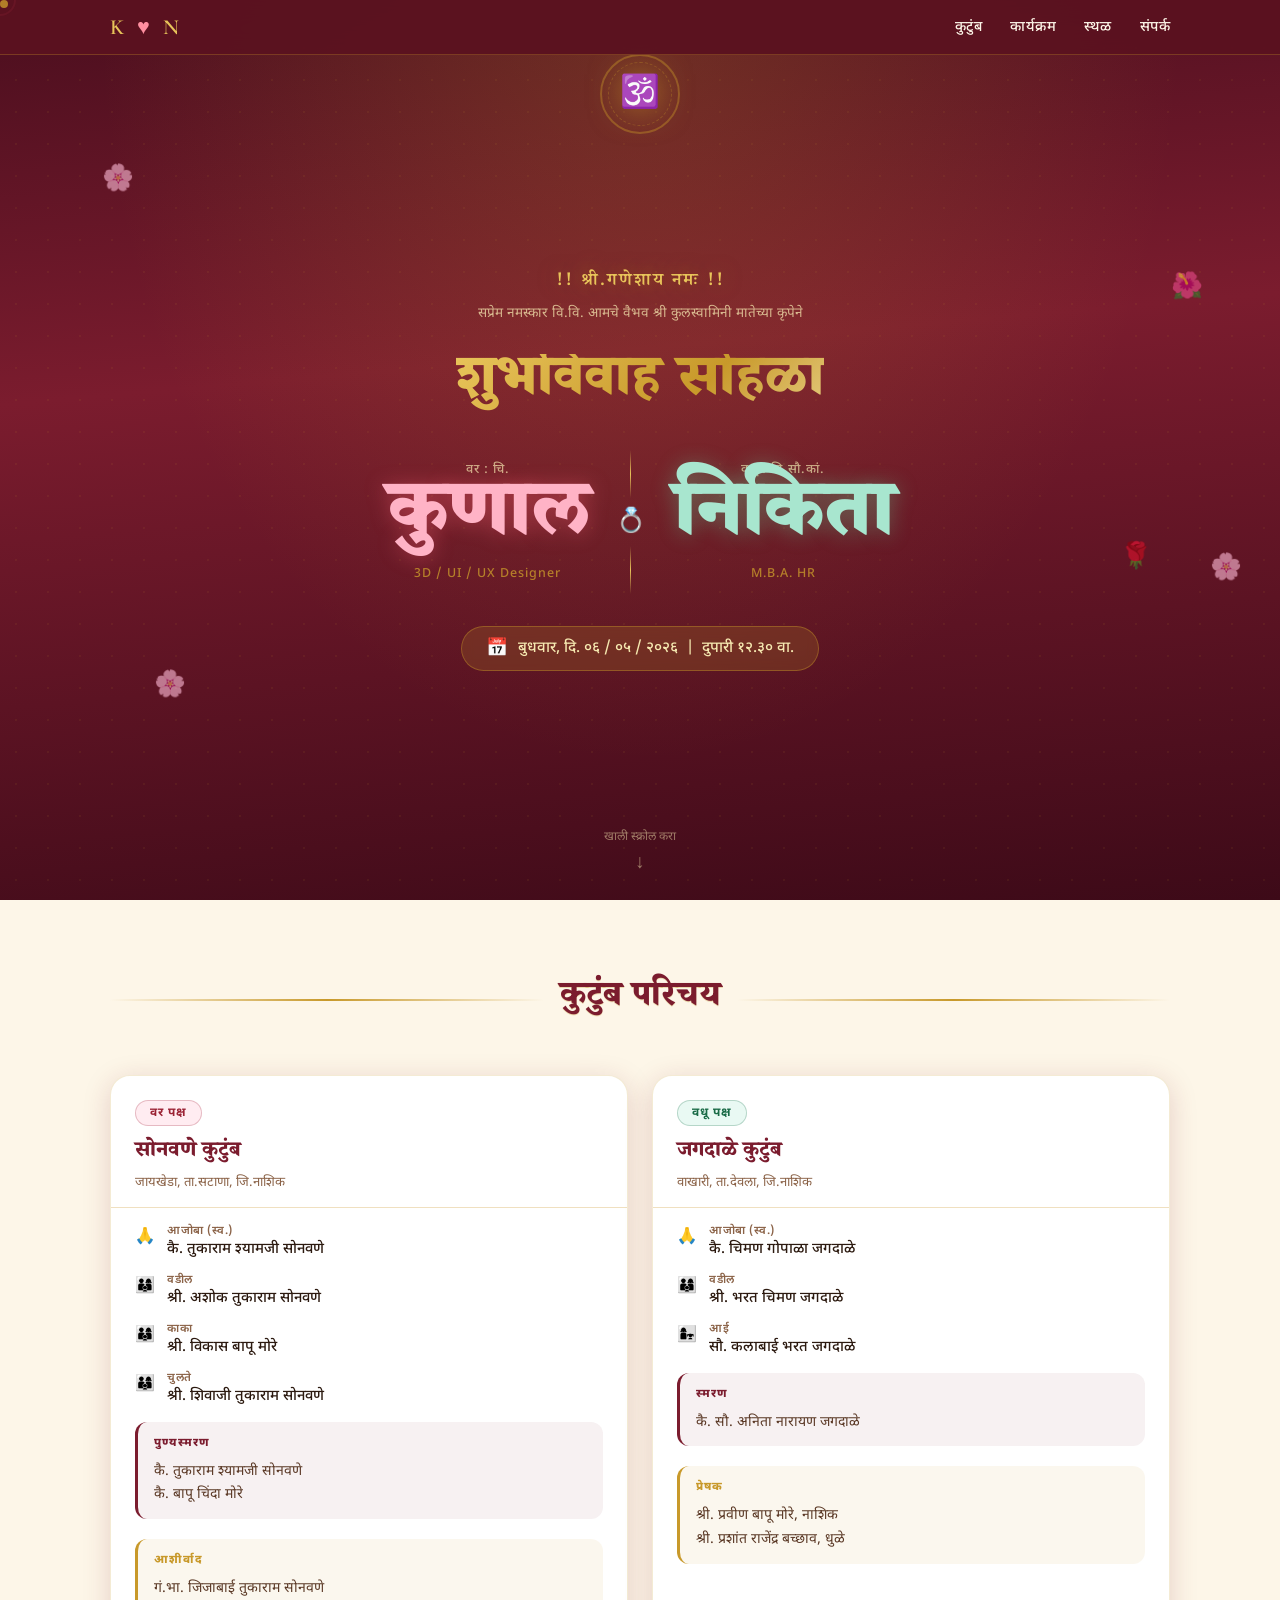
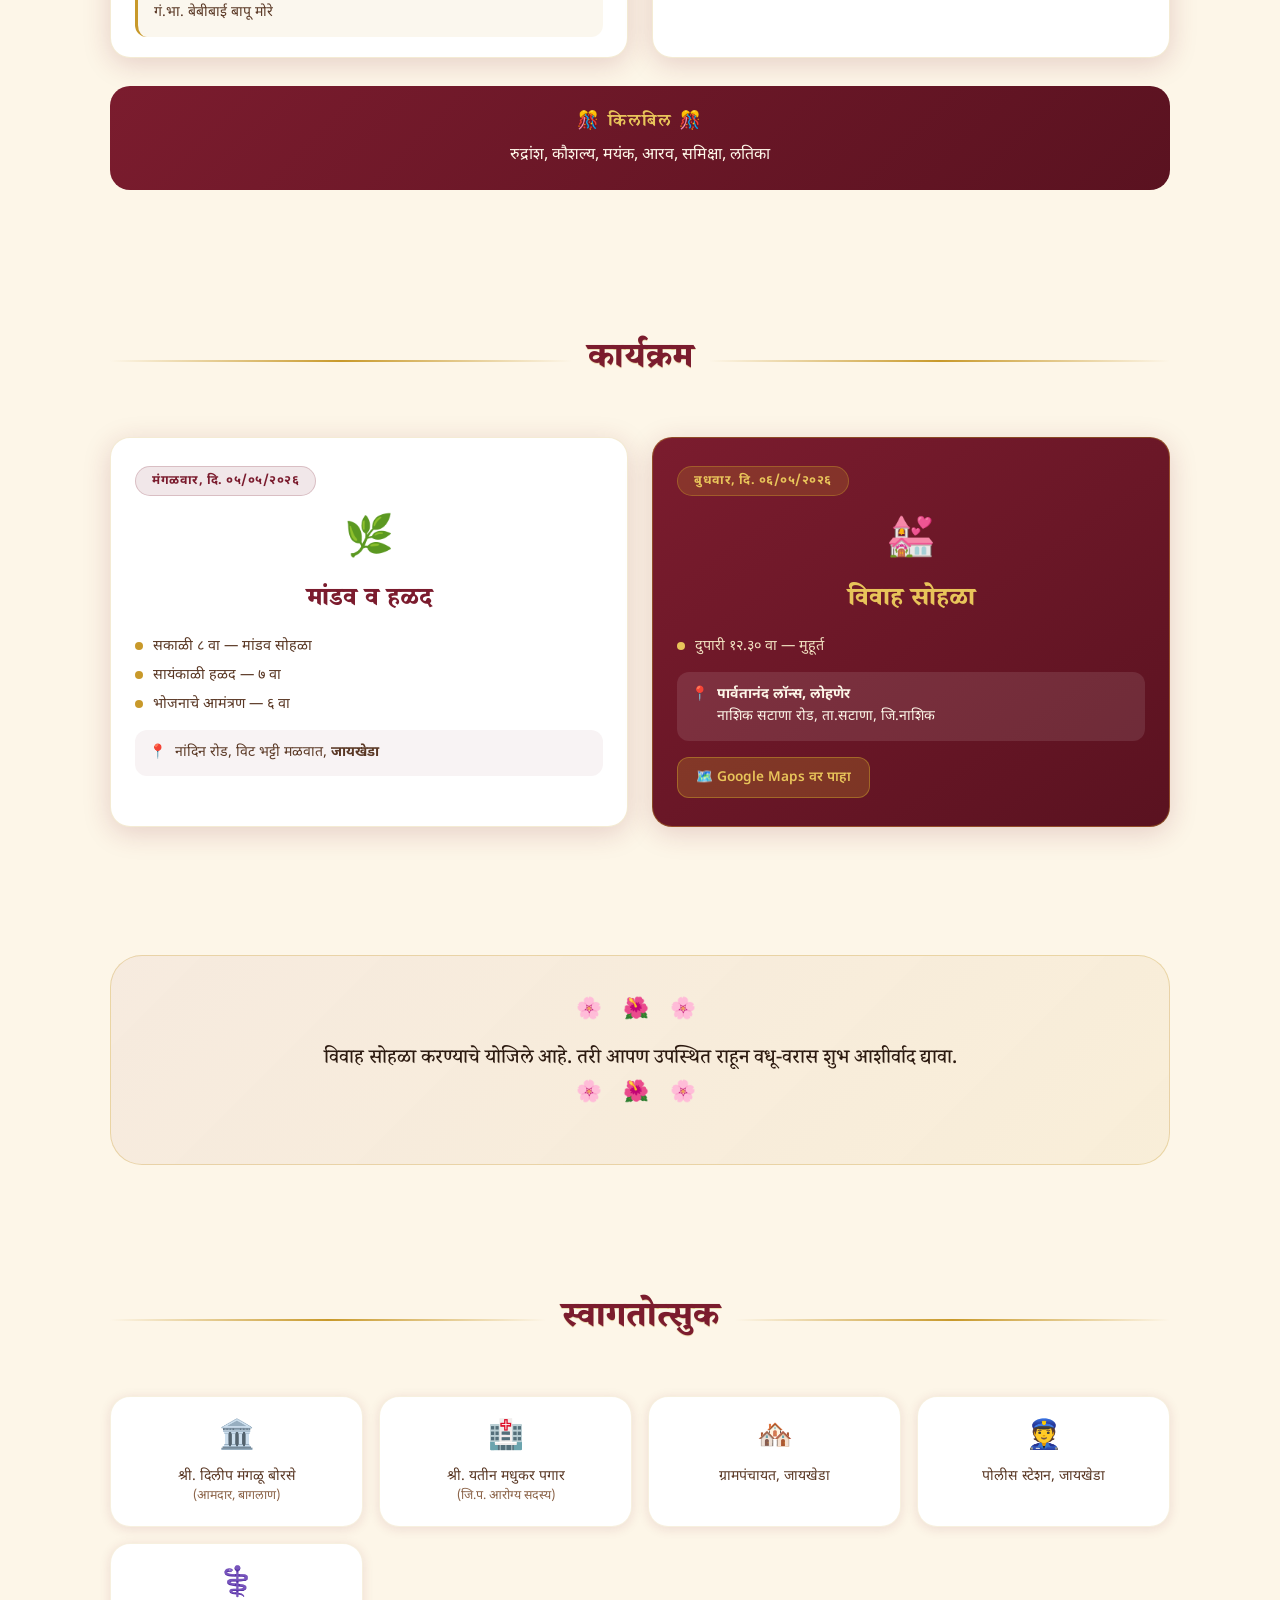
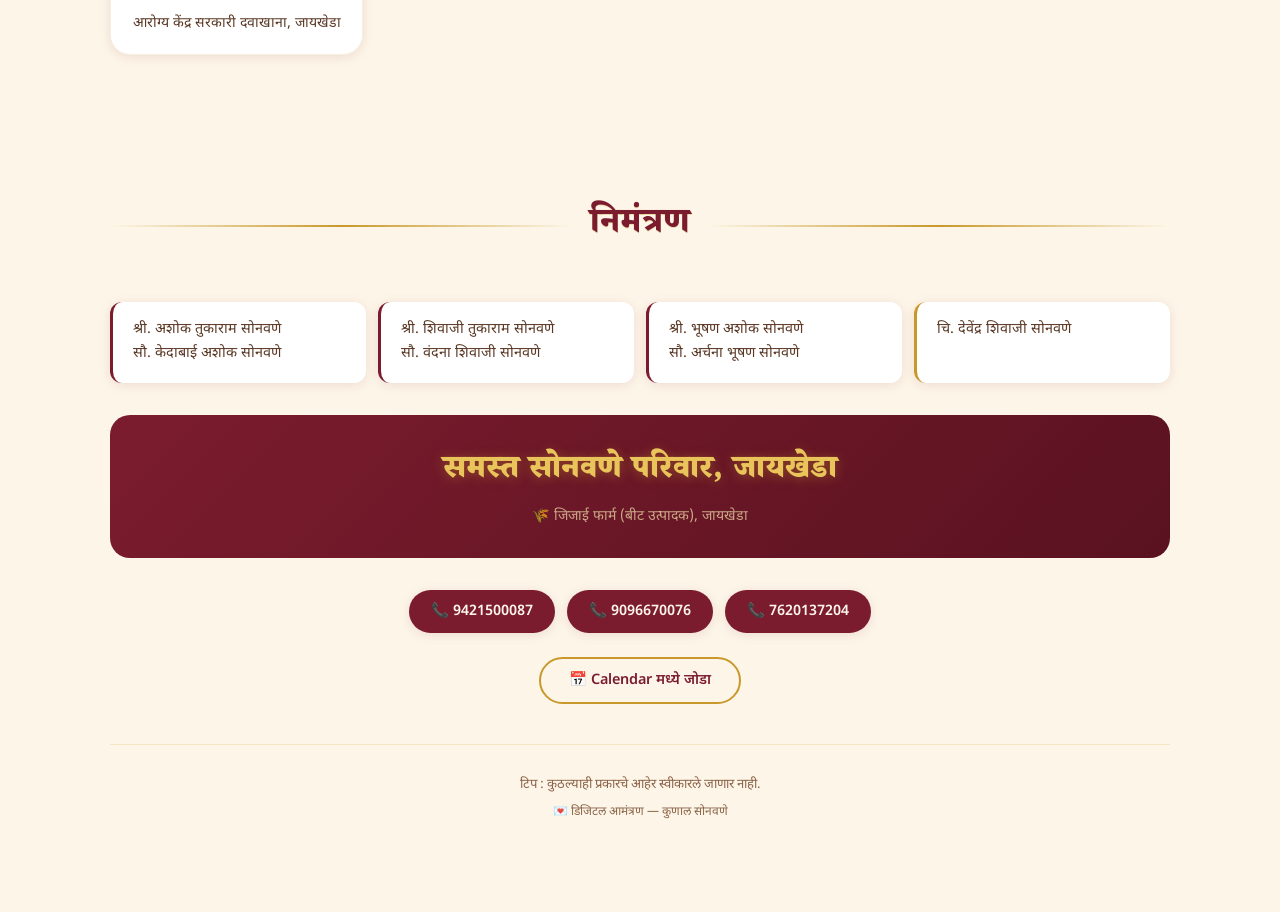
<file:  index.html>
<!DOCTYPE html>
<html lang="mr">
<head>
  <meta charset="UTF-8" />
  <meta name="viewport" content="width=device-width, initial-scale=1.0" />
  <title>कुणाल & निकिता | शुभविवाह सोहळा</title>
  <link rel="preconnect" href="https://fonts.googleapis.com" />
  <link rel="preconnect" href="https://fonts.gstatic.com" crossorigin />
  <link href="https://fonts.googleapis.com/css2?family=Noto+Sans+Devanagari:wght@300;400;500;600;700;800;900&family=Noto+Serif+Devanagari:wght@400;500;600;700;800;900&family=Cormorant+Garamond:ital,wght@0,400;0,500;0,600;1,400;1,500&display=swap" rel="stylesheet" />
  <link rel="stylesheet" href="style.css" />
</head>
<body>

  <!-- Sticky Nav -->
  <nav class="navbar" id="navbar">
    <div class="nav-inner">
      <span class="nav-brand">K <span class="nav-amp">♥</span> N</span>
      <ul class="nav-links">
        <li><a href="#family">कुटुंब</a></li>
        <li><a href="#events">कार्यक्रम</a></li>
        <li><a href="#venue">स्थळ</a></li>
        <li><a href="#contact">संपर्क</a></li>
      </ul>
      <button class="nav-toggle" id="navToggle" aria-label="Toggle menu">
        <span></span><span></span><span></span>
      </button>
    </div>
    <ul class="nav-mobile" id="navMobile">
      <li><a href="#family">कुटुंब</a></li>
      <li><a href="#events">कार्यक्रम</a></li>
      <li><a href="#venue">स्थळ</a></li>
      <li><a href="#contact">संपर्क</a></li>
    </ul>
  </nav>

  <!-- ========== HERO ========== -->
  <header class="hero" id="hero">
    <div class="hero-bg-pattern"></div>
    <div class="hero-top-ornament">
      <div class="mandala-ring"></div>
      <div class="ganesh-icon">🕉️</div>
    </div>

    <div class="hero-content">
      <p class="hero-blessing animate-fade-up delay-1">!! श्री.गणेशाय नमः !!</p>
      <p class="hero-sub animate-fade-up delay-2">सप्रेम नमस्कार वि.वि. आमचे वैभव श्री कुलस्वामिनी मातेच्या कृपेने</p>

      <div class="hero-title-wrap animate-zoom delay-2">
        <div class="title-label">शुभविवाह सोहळा</div>
      </div>

      <div class="hero-names animate-fade-up delay-3">
        <div class="groom-block">
          <span class="name-tag">वर : चि.</span>
          <h1 class="groom-name">कुणाल</h1>
          <span class="name-sub">3D / UI / UX Designer</span>
        </div>

        <div class="names-divider">
          <div class="divider-line"></div>
          <div class="divider-icon">💍</div>
          <div class="divider-line"></div>
        </div>

        <div class="bride-block">
          <span class="name-tag">वधू : चि.सौ.कां.</span>
          <h1 class="bride-name">निकिता</h1>
          <span class="name-sub">M.B.A. HR</span>
        </div>
      </div>

      <div class="hero-date-pill animate-fade-up delay-4">
        <span class="date-icon">📅</span>
        <span>बुधवार, दि. ०६ / ०५ / २०२६ &nbsp;|&nbsp; दुपारी १२.३० वा.</span>
      </div>
    </div>

    <div class="hero-scroll-hint">
      <span>खाली स्क्रोल करा</span>
      <div class="scroll-arrow">↓</div>
    </div>

    <!-- decorative petals -->
    <div class="petal p1">🌸</div>
    <div class="petal p2">🌺</div>
    <div class="petal p3">🌸</div>
    <div class="petal p4">🌹</div>
    <div class="petal p5">🌸</div>
  </header>

  <!-- ========== FAMILY ========== -->
  <section class="section family-section" id="family">
    <div class="section-header">
      <div class="ornament-line"></div>
      <h2 class="section-title">कुटुंब परिचय</h2>
      <div class="ornament-line"></div>
    </div>

    <div class="family-grid">
      <!-- Groom Side -->
      <div class="family-card groom-card reveal">
        <div class="family-card-header">
          <div class="family-badge groom-badge">वर पक्ष</div>
          <h3>सोनवणे कुटुंब</h3>
          <p class="family-village">जायखेडा, ता.सटाणा, जि.नाशिक</p>
        </div>
        <div class="family-detail-list">
          <div class="family-detail-item">
            <span class="detail-icon">🙏</span>
            <div>
              <p class="detail-label">आजोबा (स्व.)</p>
              <p class="detail-value">कै. तुकाराम श्यामजी सोनवणे</p>
            </div>
          </div>
          <div class="family-detail-item">
            <span class="detail-icon">👨‍👩‍👦</span>
            <div>
              <p class="detail-label">वडील</p>
              <p class="detail-value">श्री. अशोक तुकाराम सोनवणे</p>
            </div>
          </div>
          <div class="family-detail-item">
            <span class="detail-icon">👨‍👩‍👦</span>
            <div>
              <p class="detail-label">काका</p>
              <p class="detail-value">श्री. विकास बापू मोरे</p>
            </div>
          </div>
          <div class="family-detail-item">
            <span class="detail-icon">👨‍👩‍👦</span>
            <div>
              <p class="detail-label">चुलते</p>
              <p class="detail-value">श्री. शिवाजी तुकाराम सोनवणे</p>
            </div>
          </div>
        </div>
        <div class="family-remembrance">
          <div class="remembrance-label">पुण्यस्मरण</div>
          <p>कै. तुकाराम श्यामजी सोनवणे</p>
          <p>कै. बापू चिंदा मोरे</p>
        </div>
        <div class="family-blessings">
          <div class="blessings-label">आशीर्वाद</div>
          <p>गं.भा. जिजाबाई तुकाराम सोनवणे</p>
          <p>गं.भा. बेबीबाई बापू मोरे</p>
        </div>
      </div>

      <!-- Bride Side -->
      <div class="family-card bride-card reveal">
        <div class="family-card-header">
          <div class="family-badge bride-badge">वधू पक्ष</div>
          <h3>जगदाळे कुटुंब</h3>
          <p class="family-village">वाखारी, ता.देवला, जि.नाशिक</p>
        </div>
        <div class="family-detail-list">
          <div class="family-detail-item">
            <span class="detail-icon">🙏</span>
            <div>
              <p class="detail-label">आजोबा (स्व.)</p>
              <p class="detail-value">कै. चिमण गोपाळा जगदाळे</p>
            </div>
          </div>
          <div class="family-detail-item">
            <span class="detail-icon">👨‍👩‍👦</span>
            <div>
              <p class="detail-label">वडील</p>
              <p class="detail-value">श्री. भरत चिमण जगदाळे</p>
            </div>
          </div>
          <div class="family-detail-item">
            <span class="detail-icon">👩‍👧</span>
            <div>
              <p class="detail-label">आई</p>
              <p class="detail-value">सौ. कलाबाई भरत जगदाळे</p>
            </div>
          </div>
        </div>
        <div class="family-remembrance">
          <div class="remembrance-label">स्मरण</div>
          <p>कै. सौ. अनिता नारायण जगदाळे</p>
        </div>
        <div class="family-blessings">
          <div class="blessings-label">प्रेषक</div>
          <p>श्री. प्रवीण बापू मोरे, नाशिक</p>
          <p>श्री. प्रशांत राजेंद्र बच्छाव, धुळे</p>
        </div>
      </div>
    </div>

    <!-- Kilibil / Kids -->
    <div class="kilibil-section reveal">
      <div class="kilibil-inner">
        <div class="kilibil-label">🎊 किलबिल 🎊</div>
        <p>रुद्रांश, कौशल्य, मयंक, आरव, समिक्षा, लतिका</p>
      </div>
    </div>
  </section>

  <!-- ========== EVENTS ========== -->
  <section class="section events-section" id="events">
    <div class="section-header">
      <div class="ornament-line"></div>
      <h2 class="section-title">कार्यक्रम</h2>
      <div class="ornament-line"></div>
    </div>

    <div class="events-grid">
      <!-- Haldi & Mandav -->
      <div class="event-card pre-event reveal">
        <div class="event-date-badge">मंगळवार, दि. ०५/०५/२०२६</div>
        <div class="event-icon-big">🌿</div>
        <h3 class="event-name">मांडव व हळद</h3>
        <div class="event-times">
          <div class="event-time-item">
            <span class="time-dot"></span>
            <span>सकाळी ८ वा — मांडव सोहळा</span>
          </div>
          <div class="event-time-item">
            <span class="time-dot"></span>
            <span>सायंकाळी हळद — ७ वा</span>
          </div>
          <div class="event-time-item">
            <span class="time-dot"></span>
            <span>भोजनाचे आमंत्रण — ६ वा</span>
          </div>
        </div>
        <div class="event-venue-mini">
          <span>📍</span>
          <span>नांदिन रोड, विट भट्टी मळवात, <strong>जायखेडा</strong></span>
        </div>
      </div>

      <!-- Main Wedding -->
      <div class="event-card main-event reveal">
        <div class="event-date-badge main-badge">बुधवार, दि. ०६/०५/२०२६</div>
        <div class="event-icon-big">💒</div>
        <h3 class="event-name">विवाह सोहळा</h3>
        <div class="event-times">
          <div class="event-time-item">
            <span class="time-dot main-dot"></span>
            <span>दुपारी १२.३० वा — मुहूर्त</span>
          </div>
        </div>
        <div class="event-venue-mini">
          <span>📍</span>
          <div>
            <strong>पार्वतानंद लॉन्स, लोहणेर</strong><br />
            नाशिक सटाणा रोड, ता.सटाणा, जि.नाशिक
          </div>
        </div>
        <a href="https://maps.google.com?q=Parvatanad+Lawns+Lohaner+Satana+Nashik" target="_blank" class="map-btn">
          🗺️ Google Maps वर पाहा
        </a>
      </div>
    </div>
  </section>

  <!-- ========== INVITATION MESSAGE ========== -->
  <section class="section invite-section">
    <div class="invite-inner reveal">
      <div class="invite-floral">🌸 🌺 🌸</div>
      <blockquote class="invite-message">
        विवाह सोहळा करण्याचे योजिले आहे. तरी आपण उपस्थित राहून वधू-वरास शुभ आशीर्वाद द्यावा.
      </blockquote>
      <div class="invite-floral">🌸 🌺 🌸</div>
    </div>
  </section>

  <!-- ========== WELCOME / SWAGAT ========== -->
  <section class="section swagat-section" id="venue">
    <div class="section-header">
      <div class="ornament-line"></div>
      <h2 class="section-title">स्वागतोत्सुक</h2>
      <div class="ornament-line"></div>
    </div>
    <div class="swagat-grid reveal">
      <div class="swagat-item">
        <span class="swagat-icon">🏛️</span>
        <p>श्री. दिलीप मंगळू बोरसे <span class="swagat-role">(आमदार, बागलाण)</span></p>
      </div>
      <div class="swagat-item">
        <span class="swagat-icon">🏥</span>
        <p>श्री. यतीन मधुकर पगार <span class="swagat-role">(जि.प. आरोग्य सदस्य)</span></p>
      </div>
      <div class="swagat-item">
        <span class="swagat-icon">🏘️</span>
        <p>ग्रामपंचायत, जायखेडा</p>
      </div>
      <div class="swagat-item">
        <span class="swagat-icon">👮</span>
        <p>पोलीस स्टेशन, जायखेडा</p>
      </div>
      <div class="swagat-item">
        <span class="swagat-icon">⚕️</span>
        <p>आरोग्य केंद्र सरकारी दवाखाना, जायखेडा</p>
      </div>
    </div>
  </section>

  <!-- ========== CONTACT / FOOTER ========== -->
  <section class="section contact-section" id="contact">
    <div class="section-header">
      <div class="ornament-line"></div>
      <h2 class="section-title">निमंत्रण</h2>
      <div class="ornament-line"></div>
    </div>

    <div class="invite-names-grid reveal">
      <div class="invite-name-pair">
        <p>श्री. अशोक तुकाराम सोनवणे</p>
        <p>सौ. केदाबाई अशोक सोनवणे</p>
      </div>
      <div class="invite-name-pair">
        <p>श्री. शिवाजी तुकाराम सोनवणे</p>
        <p>सौ. वंदना शिवाजी सोनवणे</p>
      </div>
      <div class="invite-name-pair">
        <p>श्री. भूषण अशोक सोनवणे</p>
        <p>सौ. अर्चना भूषण सोनवणे</p>
      </div>
      <div class="invite-name-pair center-item">
        <p>चि. देवेंद्र शिवाजी सोनवणे</p>
      </div>
    </div>

    <div class="family-closing reveal">
      <h3>समस्त सोनवणे परिवार, जायखेडा</h3>
      <p class="farm-tag">🌾 जिजाई फार्म (बीट उत्पादक), जायखेडा</p>
    </div>

    <div class="contact-phones reveal">
      <a href="tel:9421500087" class="phone-btn">📞 9421500087</a>
      <a href="tel:9096670076" class="phone-btn">📞 9096670076</a>
      <a href="tel:7620137204" class="phone-btn">📞 7620137204</a>
    </div>

    <div class="add-cal-wrap reveal">
      <a href="https://calendar.google.com/calendar/render?action=TEMPLATE&text=Kunal+%26+Nikita+Wedding&dates=20260506T070000Z/20260506T110000Z&details=Shubh+Vivah+Sohala&location=Parvatanad+Lawns+Lohaner+Satana+Nashik"
         target="_blank" class="cal-btn">
        📅 Calendar मध्ये जोडा
      </a>
    </div>

    <footer class="footer">
      <p>टिप : कुठल्याही प्रकारचे आहेर स्वीकारले जाणार नाही.</p>
      <p class="footer-credit">💌 डिजिटल आमंत्रण — कुणाल सोनवणे</p>
    </footer>
  </section>

  <script src="script.js"></script>
</body>
</html>
</file>
<file: style.css>
/* ===== RESET & BASE ===== */
*, *::before, *::after { box-sizing: border-box; margin: 0; padding: 0; }

:root {
  --maroon:    #7B1C2E;
  --maroon-dk: #5A1220;
  --gold:      #C8992A;
  --gold-lt:   #E8C45A;
  --gold-pale: #F5E8B0;
  --cream:     #FDF6E8;
  --cream-dk:  #F0E0C0;
  --text-dark: #2C1A10;
  --text-mid:  #5A3825;
  --text-soft: #8B6348;
  --white:     #FFFFFF;
  --shadow-sm: 0 2px 12px rgba(123,28,46,0.12);
  --shadow-md: 0 6px 28px rgba(123,28,46,0.18);
  --shadow-lg: 0 16px 56px rgba(123,28,46,0.22);
  --radius-sm: 12px;
  --radius-md: 20px;
  --radius-lg: 32px;
  --font-deva: 'Noto Sans Devanagari', sans-serif;
  --font-serif-deva: 'Noto Serif Devanagari', serif;
  --font-latin: 'Cormorant Garamond', serif;
}

html { scroll-behavior: smooth; font-size: 16px; }

body {
  font-family: var(--font-deva);
  background: var(--cream);
  color: var(--text-dark);
  overflow-x: hidden;
}

/* ===== ANIMATIONS ===== */
@keyframes fadeUp {
  from { opacity: 0; transform: translateY(32px); }
  to   { opacity: 1; transform: translateY(0); }
}
@keyframes zoomIn {
  from { opacity: 0; transform: scale(0.85); }
  to   { opacity: 1; transform: scale(1); }
}
@keyframes floatPetal {
  0%,100% { transform: translateY(0) rotate(0deg); }
  50%     { transform: translateY(-18px) rotate(8deg); }
}
@keyframes shimmer {
  0%   { background-position: -200% center; }
  100% { background-position:  200% center; }
}
@keyframes spin {
  from { transform: rotate(0deg); }
  to   { transform: rotate(360deg); }
}
@keyframes pulse {
  0%,100% { transform: scale(1); }
  50%     { transform: scale(1.06); }
}

.animate-fade-up { opacity: 0; animation: fadeUp 0.9s ease forwards; }
.animate-zoom    { opacity: 0; animation: zoomIn 1s ease forwards; }
.delay-1 { animation-delay: 0.2s; }
.delay-2 { animation-delay: 0.5s; }
.delay-3 { animation-delay: 0.8s; }
.delay-4 { animation-delay: 1.1s; }

/* reveal on scroll */
.reveal {
  opacity: 0;
  transform: translateY(40px);
  transition: opacity 0.7s ease, transform 0.7s ease;
}
.reveal.visible {
  opacity: 1;
  transform: translateY(0);
}

/* ===== NAVBAR ===== */
.navbar {
  position: fixed; top: 0; left: 0; right: 0;
  z-index: 100;
  background: rgba(91, 18, 32, 0.96);
  backdrop-filter: blur(12px);
  border-bottom: 1px solid rgba(200,153,42,0.3);
  transition: background 0.3s;
}
.nav-inner {
  max-width: 1100px; margin: auto;
  display: flex; align-items: center; justify-content: space-between;
  padding: 14px 20px;
}
.nav-brand {
  font-family: var(--font-latin);
  font-size: 1.35rem; font-weight: 600;
  color: var(--gold-lt);
  letter-spacing: 2px;
}
.nav-amp { color: #ff8fa0; margin: 0 4px; }
.nav-links {
  list-style: none; display: flex; gap: 28px;
}
.nav-links a {
  color: var(--cream);
  text-decoration: none;
  font-size: 0.9rem; font-weight: 500;
  letter-spacing: 0.5px;
  transition: color 0.2s;
}
.nav-links a:hover { color: var(--gold-lt); }
.nav-toggle {
  display: none; flex-direction: column; gap: 5px;
  background: none; border: none; cursor: pointer; padding: 4px;
}
.nav-toggle span {
  display: block; width: 24px; height: 2px;
  background: var(--cream); border-radius: 2px;
  transition: all 0.3s;
}
.nav-mobile {
  display: none; list-style: none;
  flex-direction: column; gap: 0;
  background: var(--maroon-dk);
}
.nav-mobile.open { display: flex; }
.nav-mobile a {
  display: block; padding: 14px 20px;
  color: var(--cream); text-decoration: none;
  font-size: 1rem; border-bottom: 1px solid rgba(255,255,255,0.08);
  transition: background 0.2s;
}
.nav-mobile a:hover { background: rgba(200,153,42,0.15); }

@media (max-width: 680px) {
  .nav-links  { display: none; }
  .nav-toggle { display: flex; }
}

/* ===== HERO ===== */
.hero {
  min-height: 100svh;
  position: relative;
  overflow: hidden;
  display: flex; flex-direction: column;
  align-items: center; justify-content: center;
  padding: 100px 20px 60px;
  background:
    radial-gradient(ellipse at 50% 0%, rgba(200,153,42,0.22) 0%, transparent 60%),
    linear-gradient(175deg, #4A0E1E 0%, #7B1C2E 40%, #3D0A18 100%);
}

.hero-bg-pattern {
  position: absolute; inset: 0;
  background-image:
    radial-gradient(circle, rgba(200,153,42,0.08) 1px, transparent 1px);
  background-size: 32px 32px;
  pointer-events: none;
}

.hero-top-ornament {
  position: absolute; top: 72px; left: 50%;
  transform: translateX(-50%);
  display: flex; align-items: center; justify-content: center;
  pointer-events: none;
}
.mandala-ring {
  position: absolute;
  width: 80px; height: 80px;
  border: 2px solid rgba(200,153,42,0.4);
  border-radius: 50%;
  animation: spin 20s linear infinite;
}
.mandala-ring::before {
  content: '';
  position: absolute; inset: 6px;
  border: 1px dashed rgba(200,153,42,0.3);
  border-radius: 50%;
}
.ganesh-icon {
  font-size: 2rem;
  filter: drop-shadow(0 0 16px rgba(200,153,42,0.6));
  animation: pulse 2.5s ease-in-out infinite;
}

.hero-content {
  text-align: center; max-width: 800px;
  z-index: 2; position: relative;
}

.hero-blessing {
  font-family: var(--font-serif-deva);
  color: var(--gold-lt);
  font-size: 1.1rem; font-weight: 600;
  letter-spacing: 2px;
  text-shadow: 0 0 20px rgba(200,153,42,0.5);
  margin-bottom: 8px;
}
.hero-sub {
  color: rgba(245,232,176,0.75);
  font-size: 0.85rem; font-weight: 400;
  margin-bottom: 28px;
  line-height: 1.6;
}

.hero-title-wrap {
  display: inline-block;
  margin-bottom: 32px;
}
.title-label {
  font-family: var(--font-serif-deva);
  font-size: clamp(2rem, 6vw, 3.6rem);
  font-weight: 900;
  background: linear-gradient(135deg, #E8C45A 0%, #C8992A 35%, #F5E8B0 65%, #C8992A 100%);
  background-size: 200% auto;
  -webkit-background-clip: text;
  -webkit-text-fill-color: transparent;
  background-clip: text;
  animation: shimmer 4s linear infinite;
  line-height: 1.1;
  text-shadow: none;
}

.hero-names {
  display: flex; align-items: center; justify-content: center;
  gap: 20px; flex-wrap: wrap;
  margin-bottom: 32px;
}

.groom-block, .bride-block {
  display: flex; flex-direction: column; align-items: center;
  min-width: 180px;
}
.name-tag {
  color: rgba(245,232,176,0.7);
  font-size: 0.8rem; font-weight: 500;
  letter-spacing: 1px;
  margin-bottom: 4px;
}
.groom-name {
  font-family: var(--font-serif-deva);
  font-size: clamp(2.8rem, 9vw, 5rem);
  font-weight: 900;
  color: #FFB3C6;
  line-height: 1;
  text-shadow: 0 2px 20px rgba(255,100,120,0.4);
  letter-spacing: -1px;
}
.bride-name {
  font-family: var(--font-serif-deva);
  font-size: clamp(2.8rem, 9vw, 5rem);
  font-weight: 900;
  color: #A8E6CF;
  line-height: 1;
  text-shadow: 0 2px 20px rgba(100,200,150,0.4);
  letter-spacing: -1px;
}
.name-sub {
  color: rgba(200,153,42,0.8);
  font-size: 0.78rem; font-weight: 500;
  letter-spacing: 1px;
  margin-top: 4px;
}

.names-divider {
  display: flex; flex-direction: column; align-items: center; gap: 8px;
  padding: 0 8px;
}
.divider-line {
  width: 1px; height: 48px;
  background: linear-gradient(to bottom, transparent, var(--gold-lt), transparent);
}
.divider-icon { font-size: 1.5rem; animation: pulse 1.8s ease infinite; }

.hero-date-pill {
  display: inline-flex; align-items: center; gap: 10px;
  background: rgba(200,153,42,0.18);
  border: 1px solid rgba(200,153,42,0.4);
  border-radius: 999px;
  padding: 10px 24px;
  color: var(--gold-pale);
  font-size: 0.95rem; font-weight: 500;
  backdrop-filter: blur(6px);
}
.date-icon { font-size: 1.1rem; }

.hero-scroll-hint {
  position: absolute; bottom: 24px; left: 50%;
  transform: translateX(-50%);
  display: flex; flex-direction: column; align-items: center; gap: 6px;
  color: rgba(245,232,176,0.5); font-size: 0.75rem;
}
.scroll-arrow {
  font-size: 1.2rem;
  animation: floatPetal 2s ease-in-out infinite;
}

/* Petals */
.petal {
  position: absolute; font-size: 1.6rem;
  animation: floatPetal 4s ease-in-out infinite;
  opacity: 0.6; pointer-events: none;
}
.p1 { top: 18%; left: 8%;  animation-delay: 0s; }
.p2 { top: 30%; right: 6%; animation-delay: 0.8s; }
.p3 { bottom: 22%; left: 12%; animation-delay: 1.6s; }
.p4 { top: 60%; right: 10%; animation-delay: 2.4s; }
.p5 { bottom: 35%; right: 3%; animation-delay: 1s; }

/* ===== SECTION BASE ===== */
.section {
  padding: 72px 20px;
  max-width: 1100px;
  margin: 0 auto;
}

.section-header {
  display: flex; align-items: center; gap: 16px;
  margin-bottom: 48px;
}
.section-title {
  font-family: var(--font-serif-deva);
  font-size: clamp(1.6rem, 4vw, 2.2rem);
  font-weight: 800;
  color: var(--maroon);
  white-space: nowrap;
  text-shadow: 0 1px 0 rgba(200,153,42,0.3);
}
.ornament-line {
  flex: 1; height: 2px;
  background: linear-gradient(to right, transparent, var(--gold), transparent);
}

/* ===== FAMILY ===== */
.family-section { background: var(--cream); }

.family-grid {
  display: grid;
  grid-template-columns: 1fr 1fr;
  gap: 24px;
  margin-bottom: 28px;
}
@media (max-width: 720px) {
  .family-grid { grid-template-columns: 1fr; }
}

.family-card {
  background: var(--white);
  border-radius: var(--radius-md);
  box-shadow: var(--shadow-md);
  overflow: hidden;
  border: 1px solid rgba(200,153,42,0.2);
  transition: transform 0.3s, box-shadow 0.3s;
}
.family-card:hover {
  transform: translateY(-4px);
  box-shadow: var(--shadow-lg);
}

.family-card-header {
  padding: 24px 24px 16px;
  border-bottom: 1px solid var(--cream-dk);
  position: relative;
}
.family-badge {
  display: inline-block;
  padding: 4px 14px;
  border-radius: 999px;
  font-size: 0.75rem; font-weight: 700;
  letter-spacing: 1px;
  margin-bottom: 10px;
}
.groom-badge { background: rgba(255,179,198,0.25); color: #9B2335; border: 1px solid rgba(155,35,53,0.25); }
.bride-badge  { background: rgba(168,230,207,0.25); color: #1A6B47; border: 1px solid rgba(26,107,71,0.25); }

.family-card-header h3 {
  font-family: var(--font-serif-deva);
  font-size: 1.35rem; font-weight: 800;
  color: var(--maroon);
}
.family-village {
  color: var(--text-soft);
  font-size: 0.82rem;
  margin-top: 4px;
}

.family-detail-list {
  padding: 16px 24px;
  display: flex; flex-direction: column; gap: 14px;
}
.family-detail-item {
  display: flex; gap: 12px; align-items: flex-start;
}
.family-detail-item .detail-icon { font-size: 1rem; margin-top: 2px; flex-shrink: 0; }
.detail-label {
  font-size: 0.72rem; color: var(--text-soft);
  font-weight: 600; letter-spacing: 0.5px;
  text-transform: uppercase; margin-bottom: 1px;
}
.detail-value { font-size: 0.92rem; color: var(--text-dark); font-weight: 500; }

.family-remembrance, .family-blessings {
  margin: 0 24px 20px;
  padding: 12px 16px;
  border-radius: var(--radius-sm);
  font-size: 0.88rem; line-height: 1.7;
  color: var(--text-mid);
}
.family-remembrance { background: rgba(123,28,46,0.06); border-left: 3px solid var(--maroon); }
.family-blessings   { background: rgba(200,153,42,0.08); border-left: 3px solid var(--gold); }
.remembrance-label, .blessings-label {
  font-size: 0.72rem; font-weight: 800; letter-spacing: 1px;
  text-transform: uppercase; margin-bottom: 6px;
}
.remembrance-label { color: var(--maroon); }
.blessings-label   { color: var(--gold); }

.kilibil-section {
  background: linear-gradient(135deg, var(--maroon) 0%, var(--maroon-dk) 100%);
  border-radius: var(--radius-md);
  padding: 24px 32px;
  text-align: center;
}
.kilibil-inner {}
.kilibil-label {
  font-family: var(--font-serif-deva);
  color: var(--gold-lt);
  font-size: 1.1rem; font-weight: 700;
  letter-spacing: 2px; margin-bottom: 8px;
}
.kilibil-inner p {
  color: var(--cream);
  font-size: 1rem; font-weight: 400;
}

/* ===== EVENTS ===== */
.events-section { background: var(--cream); }

.events-grid {
  display: grid;
  grid-template-columns: 1fr 1fr;
  gap: 24px;
}
@media (max-width: 680px) {
  .events-grid { grid-template-columns: 1fr; }
}

.event-card {
  background: var(--white);
  border-radius: var(--radius-md);
  box-shadow: var(--shadow-md);
  border: 1px solid rgba(200,153,42,0.2);
  padding: 28px 24px;
  display: flex; flex-direction: column; gap: 16px;
  transition: transform 0.3s;
}
.event-card:hover { transform: translateY(-4px); }

.main-event {
  background: linear-gradient(145deg, #7B1C2E 0%, #5A1220 100%);
  color: var(--cream);
  border-color: rgba(200,153,42,0.4);
}

.event-date-badge {
  display: inline-block;
  padding: 6px 16px;
  background: rgba(123,28,46,0.1);
  border: 1px solid rgba(123,28,46,0.2);
  border-radius: 999px;
  font-size: 0.78rem; font-weight: 700;
  color: var(--maroon);
  letter-spacing: 0.5px;
  align-self: flex-start;
}
.main-event .event-date-badge {
  background: rgba(200,153,42,0.2);
  border-color: rgba(200,153,42,0.4);
  color: var(--gold-lt);
}

.event-icon-big { font-size: 2.5rem; text-align: center; }
.event-name {
  font-family: var(--font-serif-deva);
  font-size: 1.6rem; font-weight: 800;
  color: var(--maroon); text-align: center;
}
.main-event .event-name { color: var(--gold-lt); }

.event-times { display: flex; flex-direction: column; gap: 10px; }
.event-time-item {
  display: flex; align-items: center; gap: 10px;
  font-size: 0.9rem; color: var(--text-mid);
}
.main-event .event-time-item { color: var(--cream-dk); }
.time-dot {
  width: 8px; height: 8px; border-radius: 50%; flex-shrink: 0;
  background: var(--gold);
}
.main-dot { background: var(--gold-lt); }

.event-venue-mini {
  display: flex; align-items: flex-start; gap: 8px;
  font-size: 0.88rem; color: var(--text-mid);
  background: rgba(123,28,46,0.05);
  border-radius: var(--radius-sm);
  padding: 12px 14px;
  line-height: 1.6;
}
.main-event .event-venue-mini {
  background: rgba(255,255,255,0.1);
  color: var(--cream);
}

.map-btn {
  display: inline-flex; align-items: center; gap: 6px;
  background: rgba(200,153,42,0.25);
  border: 1px solid rgba(200,153,42,0.5);
  color: var(--gold-lt);
  padding: 10px 18px;
  border-radius: var(--radius-sm);
  text-decoration: none;
  font-size: 0.85rem; font-weight: 600;
  transition: background 0.2s;
  align-self: flex-start;
  margin-top: auto;
}
.map-btn:hover { background: rgba(200,153,42,0.4); }

/* ===== INVITE MESSAGE ===== */
.invite-section {
  max-width: 1100px; margin: 0 auto;
  padding: 56px 20px;
}
.invite-inner {
  background: linear-gradient(135deg, rgba(123,28,46,0.05) 0%, rgba(200,153,42,0.08) 100%);
  border: 1px solid rgba(200,153,42,0.3);
  border-radius: var(--radius-lg);
  padding: 40px 32px;
  text-align: center;
}
.invite-floral {
  font-size: 1.3rem; letter-spacing: 8px;
  margin-bottom: 18px;
}
.invite-message {
  font-family: var(--font-serif-deva);
  font-size: clamp(1rem, 2.5vw, 1.25rem);
  color: var(--text-dark);
  line-height: 1.9;
  font-weight: 500;
  font-style: normal;
  max-width: 640px;
  margin: 0 auto;
}

/* ===== SWAGAT ===== */
.swagat-section { background: var(--cream); }

.swagat-grid {
  display: grid;
  grid-template-columns: repeat(auto-fit, minmax(210px, 1fr));
  gap: 16px;
}
.swagat-item {
  background: var(--white);
  border-radius: var(--radius-md);
  box-shadow: var(--shadow-sm);
  border: 1px solid rgba(200,153,42,0.15);
  padding: 20px 16px;
  display: flex; flex-direction: column; align-items: center;
  gap: 10px; text-align: center;
  transition: transform 0.25s;
}
.swagat-item:hover { transform: translateY(-3px); }
.swagat-icon { font-size: 1.8rem; }
.swagat-item p { font-size: 0.88rem; color: var(--text-mid); line-height: 1.5; }
.swagat-role { display: block; font-size: 0.78rem; color: var(--text-soft); font-weight: 400; }

/* ===== CONTACT ===== */
.contact-section { background: var(--cream); }

.invite-names-grid {
  display: grid;
  grid-template-columns: repeat(auto-fit, minmax(240px, 1fr));
  gap: 12px;
  margin-bottom: 32px;
}
.invite-name-pair {
  background: var(--white);
  border-radius: var(--radius-sm);
  box-shadow: var(--shadow-sm);
  padding: 16px 20px;
  border-left: 3px solid var(--maroon);
}
.invite-name-pair p {
  font-size: 0.9rem; color: var(--text-mid);
  line-height: 1.7;
}
.center-item { border-left-color: var(--gold); }

.family-closing {
  text-align: center;
  background: linear-gradient(135deg, var(--maroon) 0%, var(--maroon-dk) 100%);
  border-radius: var(--radius-md);
  padding: 32px 24px;
  margin-bottom: 32px;
}
.family-closing h3 {
  font-family: var(--font-serif-deva);
  font-size: clamp(1.4rem, 4vw, 2rem);
  font-weight: 900;
  color: var(--gold-lt);
  text-shadow: 0 2px 12px rgba(200,153,42,0.4);
  margin-bottom: 10px;
}
.farm-tag {
  color: rgba(245,232,176,0.7);
  font-size: 0.88rem;
}

.contact-phones {
  display: flex; flex-wrap: wrap; gap: 12px;
  justify-content: center;
  margin-bottom: 24px;
}
.phone-btn {
  display: inline-flex; align-items: center; gap: 6px;
  background: var(--maroon);
  color: var(--cream);
  padding: 12px 22px;
  border-radius: 999px;
  text-decoration: none;
  font-size: 0.9rem; font-weight: 600;
  box-shadow: var(--shadow-sm);
  transition: background 0.2s, transform 0.2s;
}
.phone-btn:hover {
  background: var(--maroon-dk);
  transform: scale(1.04);
}

.add-cal-wrap {
  text-align: center;
  margin-bottom: 40px;
}
.cal-btn {
  display: inline-flex; align-items: center; gap: 8px;
  background: transparent;
  border: 2px solid var(--gold);
  color: var(--maroon);
  padding: 12px 28px;
  border-radius: 999px;
  text-decoration: none;
  font-size: 0.9rem; font-weight: 600;
  transition: all 0.2s;
}
.cal-btn:hover {
  background: var(--gold);
  color: var(--white);
}

/* ===== FOOTER ===== */
.footer {
  border-top: 1px solid rgba(200,153,42,0.2);
  padding: 28px 0 16px;
  text-align: center;
}
.footer p {
  color: var(--text-soft);
  font-size: 0.82rem;
  line-height: 1.8;
}
.footer-credit {
  color: var(--text-soft) !important;
  font-size: 0.75rem !important;
  margin-top: 6px;
}

/* ===== SCROLLBAR ===== */
::-webkit-scrollbar { width: 6px; }
::-webkit-scrollbar-track { background: var(--cream-dk); }
::-webkit-scrollbar-thumb { background: var(--maroon); border-radius: 99px; }

/* ===== MEDIA ===== */
@media (max-width: 480px) {
  .hero-names { gap: 12px; }
  .names-divider .divider-line { height: 32px; }
  .invite-inner { padding: 28px 20px; }
  .family-card-header, .family-detail-list { padding: 18px 18px 0; }
  .family-remembrance, .family-blessings { margin: 0 18px 18px; }
}
</file>
